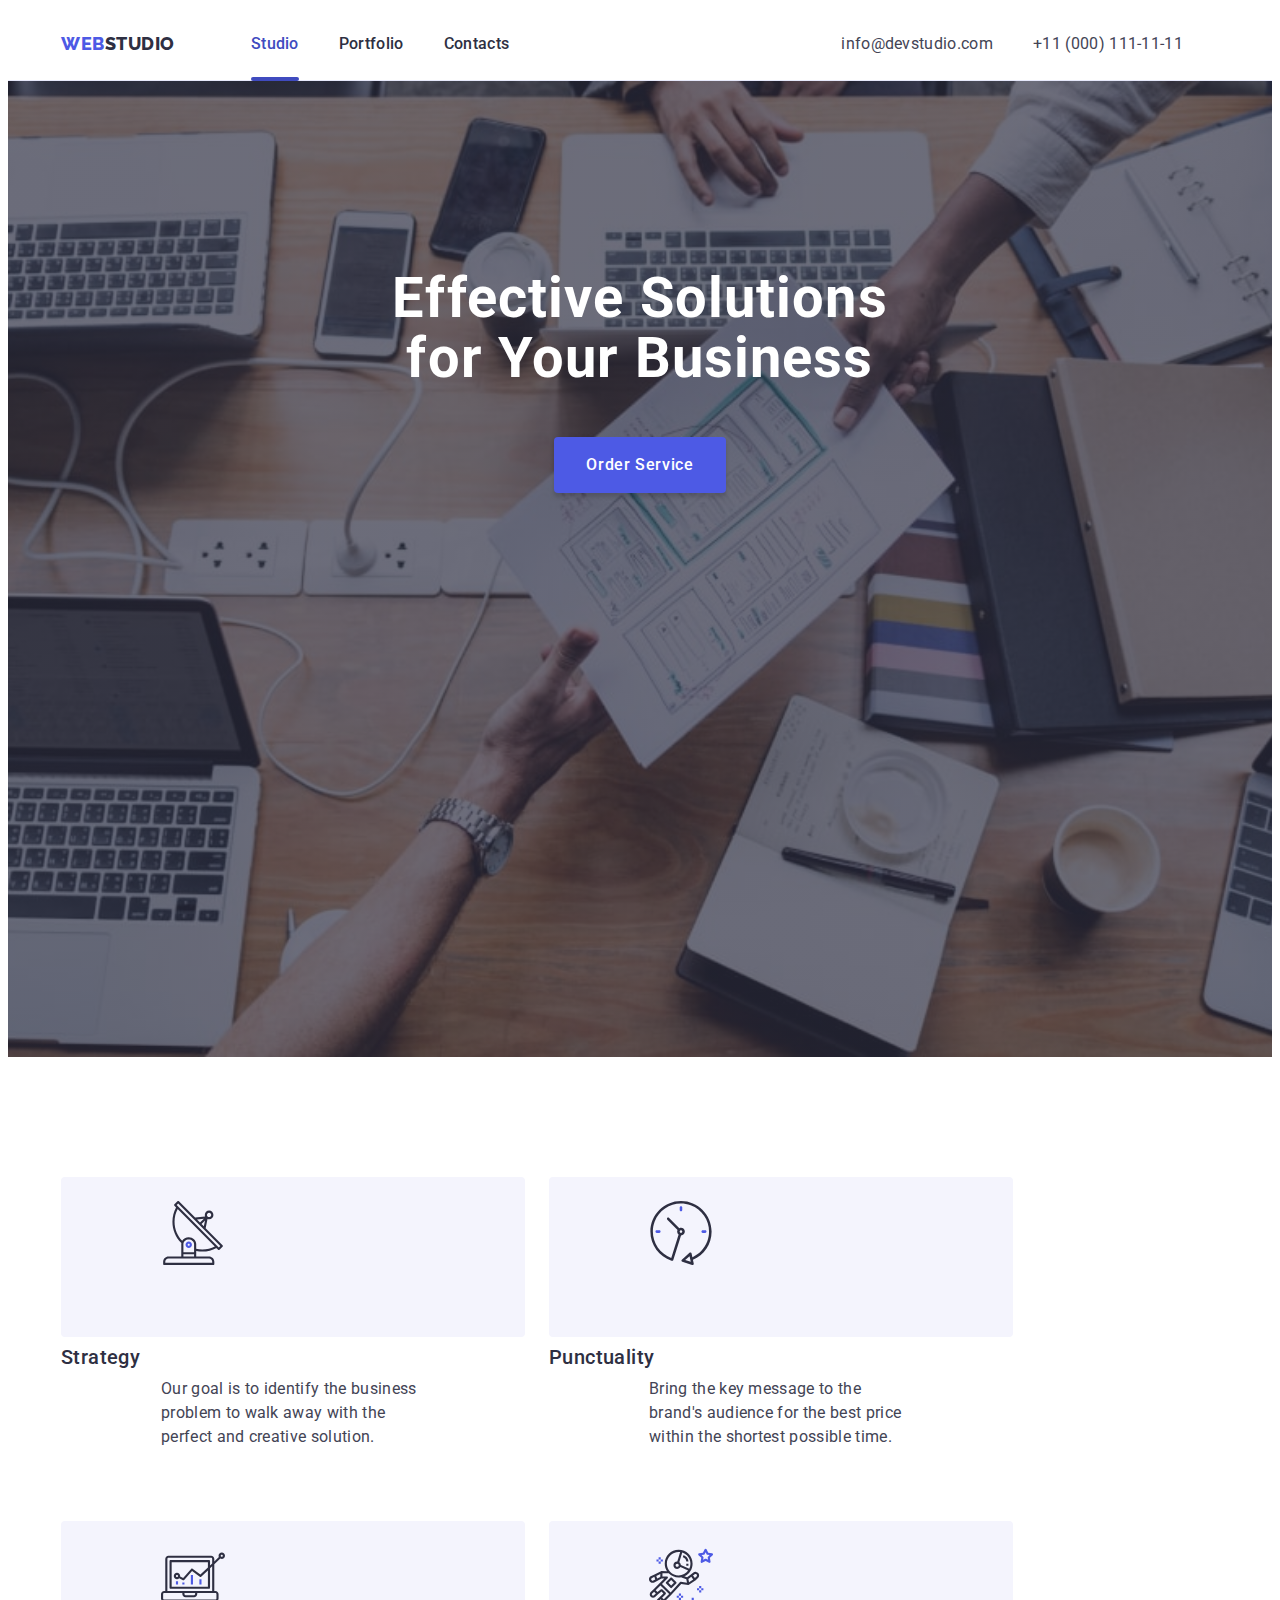
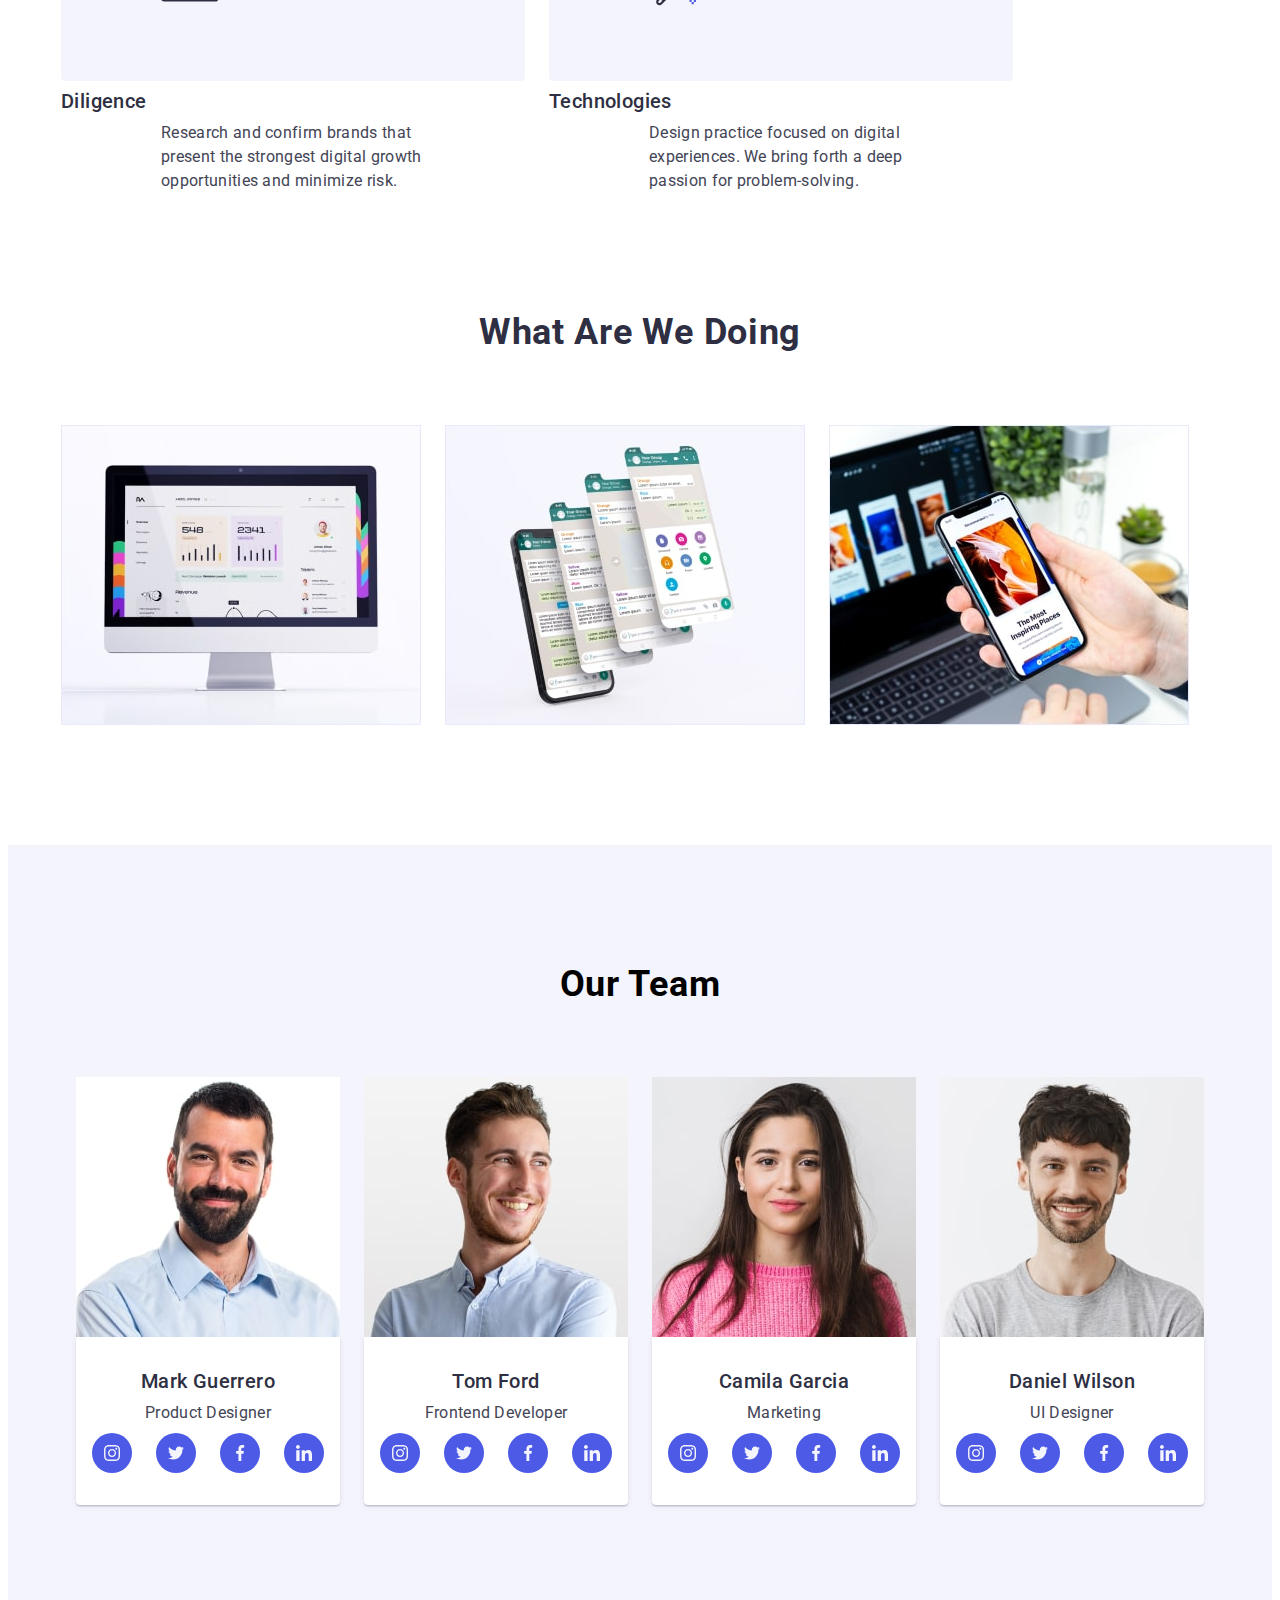
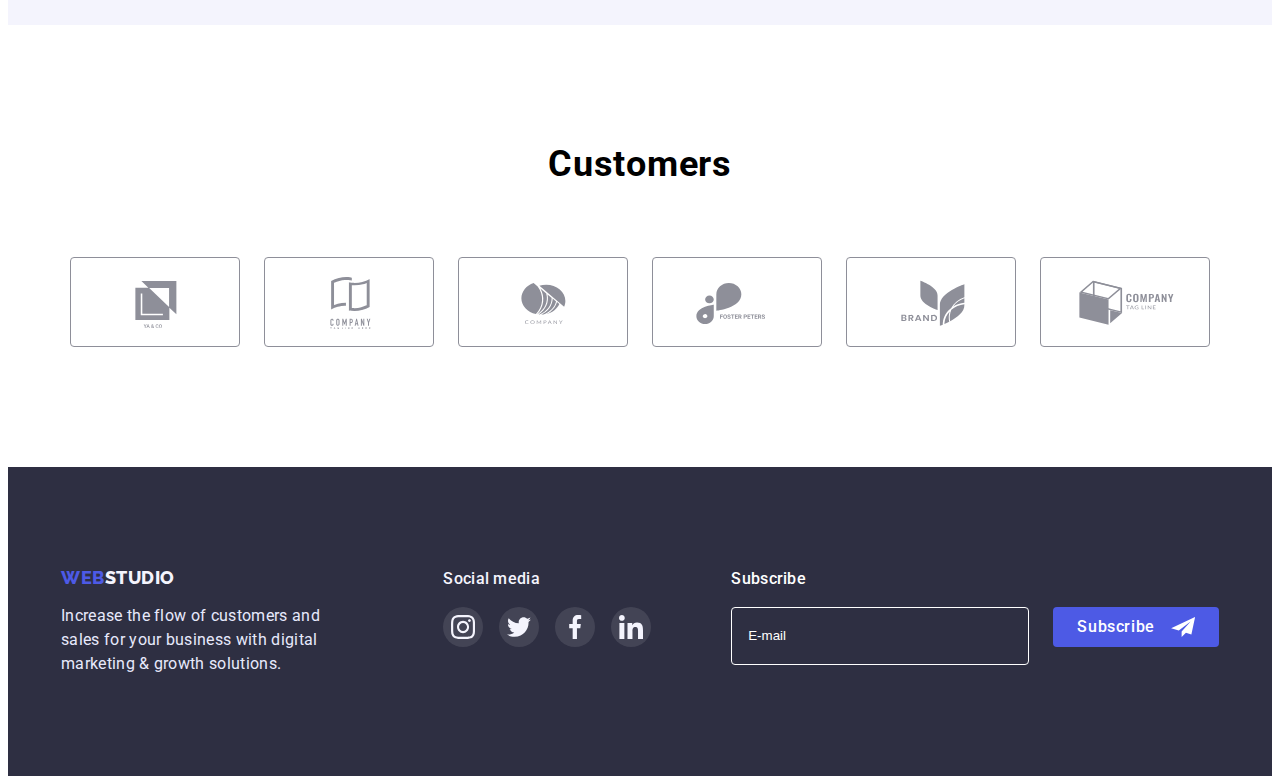
<file: index.html>
<!DOCTYPE html>
<html lang="en">
	<head>
		<meta charset="UTF-8" />
		<meta http-equiv="X-UA-Compatible" content="IE=edge" />
		<meta name="viewport" content="width=device-width, initial-scale=1.0" />
		<title>WebStudio</title>
		<link
			rel="stylesheet"
			href="https://cdnjs.cloudflare.com/ajax/libs/modern-normalize/1.1.0/modern-normalize.min.css"
			integrity="sha512-wpPYUAdjBVSE4KJnH1VR1HeZfpl1ub8YT/NKx4PuQ5NmX2tKuGu6U/JRp5y+Y8XG2tV+wKQpNHVUX03MfMFn9Q=="
			crossorigin="anonymous"
			referrerpolicy="no-referrer"
		/>
		<link rel="preconnect" href="https://fonts.googleapis.com" />
		<link rel="preconnect" href="https://fonts.gstatic.com" crossorigin />
		<link
			href="https://fonts.googleapis.com/css2?family=Raleway:wght@800&family=Roboto:wght@400;500;700&display=swap"
			rel="stylesheet"
		/>
		<link rel="stylesheet" href="./css/styles.css" />
		<link rel="stylesheet" href="./css/mobile.css" />
		<link rel="stylesheet" href="./css/tablet.css" />
		<link rel="stylesheet" href="./css/desktop.css" />
	</head>
	<body>
		<header class="header">
			<div class="container header-container">
				<a href="./index.html" class="header-logo link">Web<span>Studio</span></a>
				<button
					type="button"
					data-menu-open
					class="header-btn-mobail"
					aria-expanded="false"
					aria-controls="header-nav-wrap"
				>
					<svg class="hamburger-vector" width="30px" height="20px">
						<use href="./images/symbol-defs.svg#icon-hamburg"></use>
					</svg>
				</button>
				<div class="header-nav-wrap is-open" data-menu>
					<button type="button" data-menu-close class="heder-btn-modal-close">
						<svg class="modal-vector-close" width="8px" height="8px">
							<use href="./images/symbol-defs.svg#icon-Vector"></use>
						</svg>
					</button>
					<nav class="header-navigation">
						<ul class="header-list list">
							<li class="header-item"><a href="#" class="header-link link active">Studio</a></li>
							<li class="header-item"><a href="./portfolio.html" class="header-link link">Portfolio</a></li>
							<li class="header-item"><a href="#" class="header-link link">Contacts</a></li>
						</ul>
					</nav>
					<div class="header-mobail">
						<address class="header-address">
							<a href="mailto:info@devstudio.com" class="header-link-meil link">info@devstudio.com</a>
							<a href="tel:+110001111111" class="header-link-tel link">+11 (000) 111-11-11</a>
						</address>
						<ul class="heder-social-list list">
							<li class="team-social-item">
								<a href="#" class="taem-social-link link">
									<svg class="team-social-icon" width="16px" height="16px" ;>
										<use href="./images/symbol-defs.svg#icon-instagram"></use>
									</svg>
								</a>
							</li>
							<li class="team-social-item"
								><a href="#" class="taem-social-link link"
									><svg class="team-social-icon" width="16px" height="16px" ;>
										<use href="./images/symbol-defs.svg#icon-twitter"></use></svg></a
							></li>
							<li class="team-social-item"
								><a href="#" class="taem-social-link link"
									><svg class="team-social-icon" width="16px" height="16px" ;>
										<use href="./images/symbol-defs.svg#icon-facebook"></use></svg></a
							></li>
							<li class="team-social-item"
								><a href="#" class="taem-social-link link"
									><svg class="team-social-icon" width="16px" height="16px" ;>
										<use href="./images/symbol-defs.svg#icon-linkedin"></use></svg></a
							></li>
						</ul>
					</div>
				</div>
			</div>
		</header>
		<main>
			<!-- Hero section -->
			<section class="hero">
				<div class="container hero-container">
					<h1 class="hero-title">Effective Solutions for Your Business</h1>
					<button type="button" data-modal-open class="hero-btn btn">Order Service</button>
				</div>
			</section>
			<!-- /Hero section -->
			<!-- About-->
			<section class="about">
				<div class="container">
					<h2 class="visually-hidden">Our advantages</h2>
					<ul class="about-list list">
						<li>
							<div class="about-advantages">
								<svg class="about-advantages-icon" width="64px" height="64px" ;>
									<use href="./images/symbol-defs.svg#icon-antenna"></use>
								</svg>
							</div>
							<h3 class="about-title">Strategy</h3>
							<p class="about-text"
								>Our goal is to identify the business problem to walk away with the perfect and creative solution.</p
							>
						</li>

						<li>
							<div class="about-advantages">
								<svg class="about-advantages-icon" width="64px" height="64px" ;>
									<use href="./images/symbol-defs.svg#icon-clock"></use>
								</svg>
							</div>
							<h3 class="about-title">Punctuality</h3>
							<p class="about-text"
								>Bring the key message to the brand's audience for the best price within the shortest possible time.</p
							>
						</li>
						<li>
							<div class="about-advantages">
								<svg class="about-advantages-icon" width="64px" height="64px" ;>
									<use href="./images/symbol-defs.svg#icon-diagram"></use>
								</svg>
							</div>
							<h3 class="about-title">Diligence</h3>
							<p class="about-text"
								>Research and confirm brands that present the strongest digital growth opportunities and minimize
								risk.</p
							>
						</li>
						<li>
							<div class="about-advantages">
								<svg class="about-advantages-icon" width="64px" height="64px" ;>
									<use href="./images/symbol-defs.svg#icon-astronaut"></use>
								</svg>
							</div>
							<h3 class="about-title">Technologies</h3>
							<p class="about-text"
								>Design practice focused on digital experiences. We bring forth a deep passion for problem-solving.</p
							>
						</li>
					</ul>
				</div>
			</section>
			<!--/About -->
			<!-- Features -->
			<section class="features">
				<div class="container">
					<h2 class="features-title title">What are we doing</h2>
					<ul class="blok-features list">
						<li
							><img
								srcset="./images/img1.jpg 1x, ./images/img1-2x.jpg 2x"
								src="./images/img1.jpg"
								alt="What are we doing"
								width="360"
						/></li>
						<li
							><img
								srcset="./images/img2.jpg 1x, ./images/img2-2x.jpg 2x"
								src="./images/img2.jpg"
								alt="What are we doing"
								width="360"
						/></li>
						<li
							><img
								srcset="./images/img3.jpg 1x, ./images/img3-2x.jpg 2x"
								src="./images/img3.jpg"
								alt="What are we doing"
								width="360"
						/></li> </ul
				></div>
			</section>
			<!--/Features -->
			<!-- Team -->
			<section class="team">
				<div class="container">
					<h2 class="taem-title title">Our Team</h2>
					<ul class="blok-list list">
						<li class="team-item">
							<img
								srcset="./images/team-1.jpg 1x, ./images/team-1-2x.jpg 2x"
								src="./images/team-1.jpg"
								alt="Our Team"
								width="264"
								height="260"
							/>
							<div class="blok-team">
								<h3 class="team-subtitle subtitle">Mark Guerrero</h3>
								<p class="team-text">Product Designer</p>
								<ul class="team-social-list list">
									<li class="team-social-item">
										<a href="#" class="taem-social-link link">
											<svg class="team-social-icon" width="16px" height="16px" ;>
												<use href="./images/symbol-defs.svg#icon-instagram"></use>
											</svg>
										</a>
									</li>
									<li class="team-social-item"
										><a href="#" class="taem-social-link link"
											><svg class="team-social-icon" width="16px" height="16px" ;>
												<use href="./images/symbol-defs.svg#icon-twitter"></use></svg></a
									></li>
									<li class="team-social-item"
										><a href="#" class="taem-social-link link"
											><svg class="team-social-icon" width="16px" height="16px" ;>
												<use href="./images/symbol-defs.svg#icon-facebook"></use></svg></a
									></li>
									<li class="team-social-item"
										><a href="#" class="taem-social-link link"
											><svg class="team-social-icon" width="16px" height="16px" ;>
												<use href="./images/symbol-defs.svg#icon-linkedin"></use></svg></a
									></li>
								</ul>
							</div>
						</li>
						<li class="team-item">
							<img
								srcset="./images/team-2.jpg 1x, ./images/team-2-2x.jpg 2x"
								src="./images/team-2.jpg"
								alt="Our Team"
								width="264"
								height="260"
							/>
							<div class="blok-team">
								<h3 class="team-subtitle subtitle">Tom Ford</h3>
								<p class="team-text">Frontend Developer</p>
								<ul class="team-social-list list">
									<li class="team-social-item">
										<a href="#" class="taem-social-link link">
											<svg class="team-social-icon" width="16px" height="16px" ;>
												<use href="./images/symbol-defs.svg#icon-instagram"></use>
											</svg>
										</a>
									</li>
									<li class="team-social-item"
										><a href="#" class="taem-social-link link"
											><svg class="team-social-icon" width="16px" height="16px" ;>
												<use href="./images/symbol-defs.svg#icon-twitter"></use></svg></a
									></li>
									<li class="team-social-item"
										><a href="#" class="taem-social-link link"
											><svg class="team-social-icon" width="16px" height="16px" ;>
												<use href="./images/symbol-defs.svg#icon-facebook"></use></svg></a
									></li>
									<li class="team-social-item"
										><a href="#" class="taem-social-link link"
											><svg class="team-social-icon" width="16px" height="16px" ;>
												<use href="./images/symbol-defs.svg#icon-linkedin"></use></svg></a
									></li>
								</ul>
							</div>
						</li>
						<li class="team-item">
							<img
								srcset="./images/team-3.jpg 1x, ./images/team-3-2x.jpg 2x"
								src="./images/team-3.jpg"
								alt="Our Team"
								width="264"
								height="260"
							/>
							<div class="blok-team">
								<h3 class="team-subtitle subtitle">Camila Garcia</h3>
								<p class="team-text">Marketing</p>
								<ul class="team-social-list list">
									<li class="team-social-item">
										<a href="#" class="taem-social-link link">
											<svg class="team-social-icon" width="16px" height="16px" ;>
												<use href="./images/symbol-defs.svg#icon-instagram"></use>
											</svg>
										</a>
									</li>
									<li class="team-social-item"
										><a href="#" class="taem-social-link link"
											><svg class="team-social-icon" width="16px" height="16px" ;>
												<use href="./images/symbol-defs.svg#icon-twitter"></use></svg></a
									></li>
									<li class="team-social-item"
										><a href="#" class="taem-social-link link"
											><svg class="team-social-icon" width="16px" height="16px" ;>
												<use href="./images/symbol-defs.svg#icon-facebook"></use></svg></a
									></li>
									<li class="team-social-item"
										><a href="#" class="taem-social-link link"
											><svg class="team-social-icon" width="16px" height="16px" ;>
												<use href="./images/symbol-defs.svg#icon-linkedin"></use></svg></a
									></li>
								</ul>
							</div>
						</li>
						<li class="team-item">
							<img
								srcset="./images/team-4.jpg 1x, ./images/team-4-2x.jpg 2x"
								src="./images/team-4.jpg"
								alt="Our Team"
								width="264"
								height="260"
							/>
							<div class="blok-team">
								<h3 class="team-subtitle subtitle">Daniel Wilson</h3>
								<p class="team-text">UI Designer</p>
								<ul class="team-social-list list">
									<li class="team-social-item">
										<a href="#" class="taem-social-link link">
											<svg class="team-social-icon" width="16px" height="16px" ;>
												<use href="./images/symbol-defs.svg#icon-instagram"></use>
											</svg>
										</a>
									</li>
									<li class="team-social-item"
										><a href="#" class="taem-social-link link"
											><svg class="team-social-icon" width="16px" height="16px" ;>
												<use href="./images/symbol-defs.svg#icon-twitter"></use></svg></a
									></li>
									<li class="team-social-item"
										><a href="#" class="taem-social-link link"
											><svg class="team-social-icon" width="16px" height="16px" ;>
												<use href="./images/symbol-defs.svg#icon-facebook"></use></svg></a
									></li>
									<li class="team-social-item"
										><a href="#" class="taem-social-link link"
											><svg class="team-social-icon" width="16px" height="16px" ;>
												<use href="./images/symbol-defs.svg#icon-linkedin"></use></svg></a
									></li>
								</ul>
							</div>
						</li>
					</ul>
				</div>
			</section>
			<!--/Team-->
			<!-- Customers -->
			<section class="customers">
				<div class="container">
					<h2 class="customers-title title">Customers</h2>
					<ul class="customers-list list">
						<li>
							<div class="customers-logo item">
								<a href="#" class="customers-logo-link link"
									><svg class="customers-logo-icon link" width="104px" height="56px">
										<use href="./images/symbol-defs.svg#icon-Logo-1"></use>
									</svg>
								</a>
							</div>
						</li>
						<li>
							<div class="customers-logo item">
								<a href="#" class="customers-logo-link link"
									><svg class="customers-logo-icon link" width="104px" height="56px">
										<use href="./images/symbol-defs.svg#icon-Logo-2"></use>
									</svg>
								</a>
							</div>
						</li>
						<li>
							<div class="customers-logo item">
								<a href="#" class="customers-logo-link link"
									><svg class="customers-logo-icon link" width="104px" height="56px">
										<use href="./images/symbol-defs.svg#icon-Logo-3"></use>
									</svg>
								</a>
							</div>
						</li>
						<li>
							<div class="customers-logo item">
								<a href="#" class="customers-logo-link link"
									><svg class="customers-logo-icon link" width="104px" height="56px">
										<use href="./images/symbol-defs.svg#icon-Logo-4"></use>
									</svg>
								</a>
							</div>
						</li>
						<li>
							<div class="customers-logo item">
								<a href="#" class="customers-logo-link link"
									><svg class="customers-logo-icon link" width="104px" height="56px">
										<use href="./images/symbol-defs.svg#icon-Logo-5"></use>
									</svg>
								</a>
							</div>
						</li>
						<li>
							<div class="customers-logo item">
								<a href="#" class="customers-logo-link link"
									><svg class="customers-logo-icon link" width="104px" height="56px">
										<use href="./images/symbol-defs.svg#icon-Logo-6"></use>
									</svg>
								</a>
							</div>
						</li>
					</ul>
				</div>
			</section>
			<!--/Customers -->
		</main>
		<!--Footer-->
		<footer class="footer">
			<div class="container footrer-blok">
				<div class="footer-item">
					<a href="./index.html" class="footer-logo link">Web<span>Studio</span></a>
					<p class="footer-text"
						>Increase the flow of customers and sales for your business with digital marketing & growth solutions.</p
					></div
				>
				<div class="footer-social">
					<h3 class="footer-media">Social media</h3>
					<ul class="footer-social-list list">
						<li class="footer-social-item">
							<a href="#" class="footer-social-link link">
								<svg class="footer-social-icon" width="24px" height="24px" ;>
									<use href="./images/symbol-defs.svg#icon-instagram"></use>
								</svg>
							</a>
						</li>
						<li class="footer-social-item">
							<a href="#" class="footer-social-link link">
								<svg class="footer-social-icon" width="24px" height="24px" ;>
									<use href="./images/symbol-defs.svg#icon-twitter"></use>
								</svg>
							</a>
						</li>
						<li class="footer-social-item">
							<a href="#" class="footer-social-link link">
								<svg class="footer-social-icon" width="24px" height="24px" ;>
									<use href="./images/symbol-defs.svg#icon-facebook"></use>
								</svg>
							</a>
						</li>
						<li class="footer-social-item">
							<a href="#" class="footer-social-link link">
								<svg class="footer-social-icon" width="24px" height="24px" ;>
									<use href="./images/symbol-defs.svg#icon-linkedin"></use>
								</svg>
							</a>
						</li>
					</ul>
				</div>
				<div class="footer-telegram">
					<h3 class="footer-form">Subscribe</h3>
					<form class="footer-email-form">
						<label for="E-mail" class="label-form-email">
							<div class="footer-email">
								<input type="email" class="input-form-email" id="E-mail" name="email" placeholder="E-mail" required />
								<button type="submit" class="footer-btn btn">
									Subscribe
									<svg class="email-vector" width="24px" height="20px">
										<use href="./images/symbol-defs.svg#icon-icon-send"></use>
									</svg>
								</button>
							</div>
						</label>
					</form>
				</div>
			</div>
		</footer>
		<!--/Footer-->
		<!-- Mobal -->
		<div class="backdrop is-hidden" data-modal>
			<div class="modal">
				<button type="button" data-modal-close class="modal-close">
					<svg class="modal-vector" width="8px" height="8px">
						<use href="./images/symbol-defs.svg#icon-Vector"></use>
					</svg>
				</button>
				<h3 class="mobal-title">Leave your contacts and we will call you back</h3>
				<form class="mobal-form form">
					<div class="form-group">
						<label class="label-form">
							<span>Name</span>
							<div class="form-control">
								<input type="text" class="input-form" name="name" required maxlength="30" />
								<svg class="form-icon" width="12px" height="12px">
									<use href="./images/symbol-defs.svg#icon-Name"></use>
								</svg>
							</div>
						</label>
					</div>
					<div class="form-group">
						<label class="label-form"
							><span>Phone</span>
							<div class="form-control">
								<input
									type="phone"
									class="input-form"
									name="phone"
									required
									pat`tern="^\+[0-9]{3}\s\((\d+)\) \d{3}-\d{2}-\d{2}"
								/>
								<svg class="form-icon" width="13px" height="13px">
									<use href="./images/symbol-defs.svg#icon-Phone"></use>
								</svg>
							</div>
						</label>
					</div>
					<div class="form-group">
						<label class="label-form"
							><span>Email</span>
							<div class="form-control">
								<input type="email" class="input-form" name="email" required />
								<svg class="form-icon" width="15px" height="12px">
									<use href="./images/symbol-defs.svg#icon-Email"></use>
								</svg>
							</div>
						</label>
					</div>
					<div class="form-group">
						<label class="label-form"><span>Comment</span></label>
						<textarea name="message" class="form-textarea" placeholder="Text input"></textarea>
					</div>
					<div class="form-group">
						<input type="checkbox" class="form-checkbox visually-hidden" id="policy" name="policy" />
						<label for="policy" class="form-label-checkbox">
							<span>
								<svg class="form-checkbox-icon" wibth="10px" height="8px">
									<use href="./images/symbol-defs.svg#icon-check"></use>
								</svg>
							</span>
							I accept the terms and conditions of the<a class="form-label-item" href="#">Privacy Policy</a>
						</label>
					</div>
					<button type="submit" class="form-btn btn">Send</button>
				</form>
			</div>
		</div>
		<!-- /Mobal -->
		<script src="./js/modal.js"></script>
		<script src="./js/mobile-menu.js"></script>
	</body>
</html>
</file>
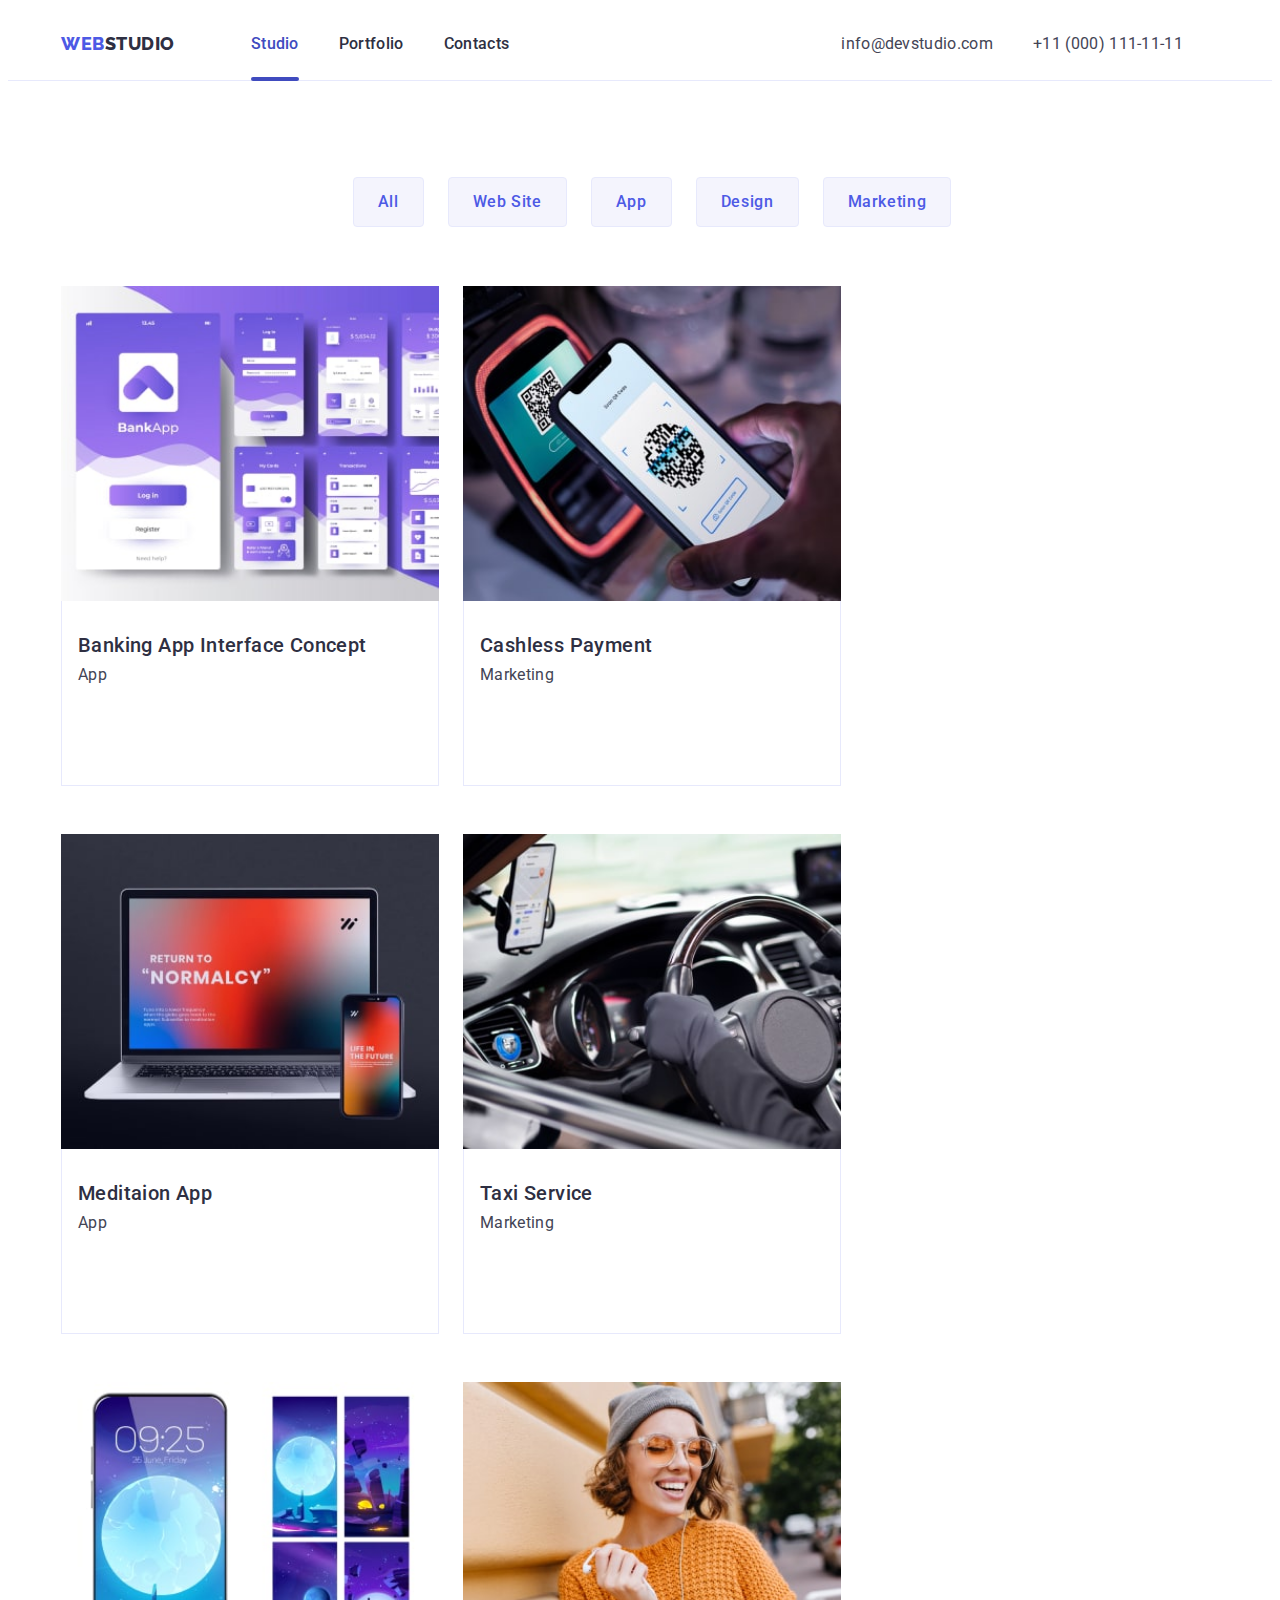
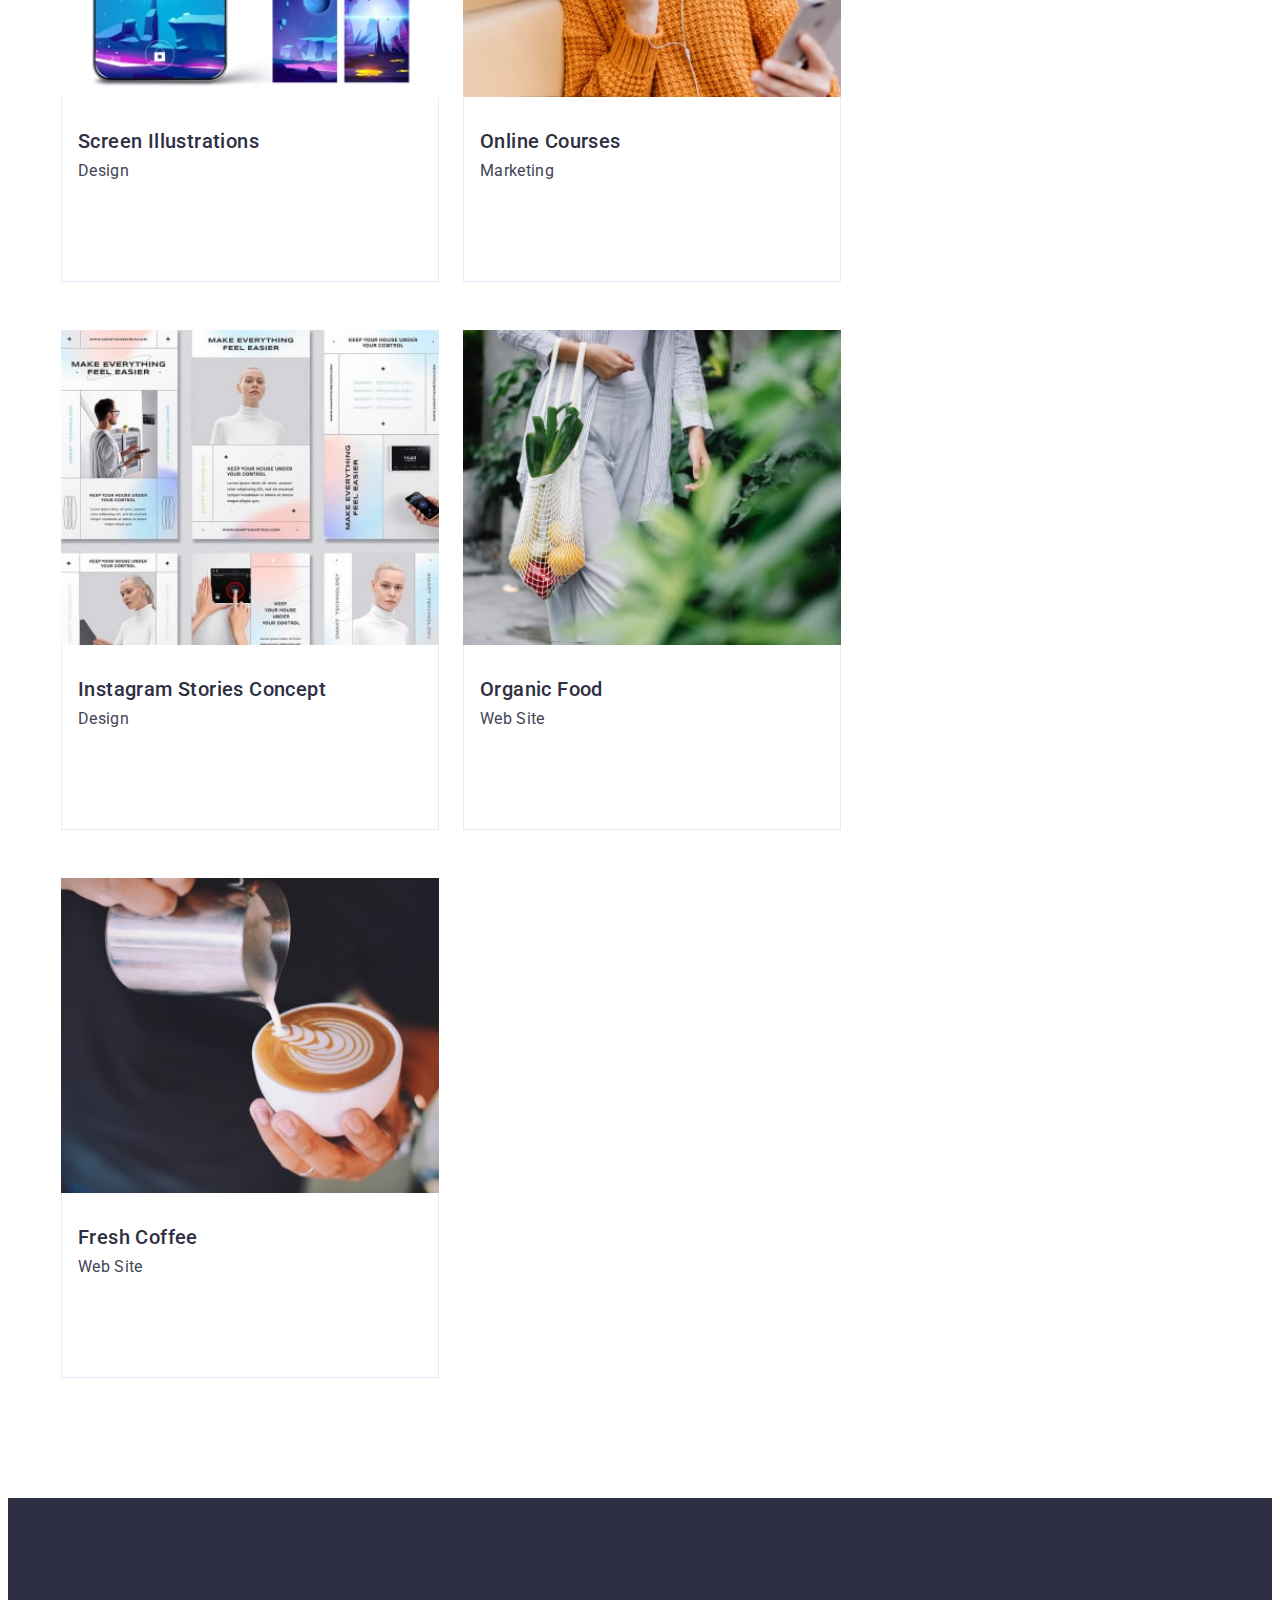
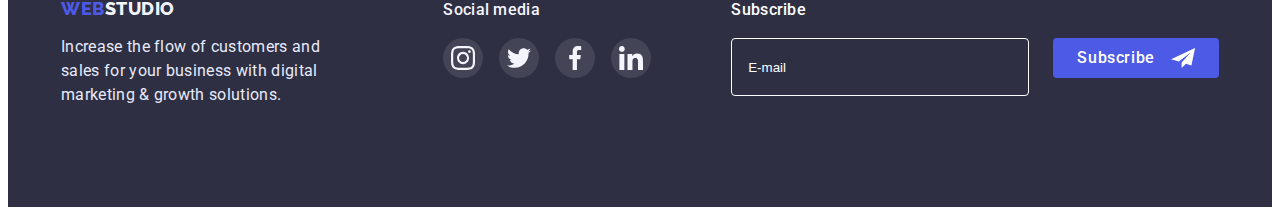
<file: portfolio.html>
<!DOCTYPE html>
<html lang="en">
	<head>
		<meta charset="UTF-8" />
		<meta http-equiv="X-UA-Compatible" content="IE=edge" />
		<meta name="viewport" content="width=device-width, initial-scale=1.0" />
		<title>WebStudio</title>
		<link
			rel="stylesheet"
			href="https://cdnjs.cloudflare.com/ajax/libs/modern-normalize/1.1.0/modern-normalize.min.css"
			integrity="sha512-wpPYUAdjBVSE4KJnH1VR1HeZfpl1ub8YT/NKx4PuQ5NmX2tKuGu6U/JRp5y+Y8XG2tV+wKQpNHVUX03MfMFn9Q=="
			crossorigin="anonymous"
			referrerpolicy="no-referrer"
		/>
		<link rel="preconnect" href="https://fonts.googleapis.com" />
		<link rel="preconnect" href="https://fonts.gstatic.com" crossorigin />
		<link
			href="https://fonts.googleapis.com/css2?family=Raleway:wght@800&family=Roboto:wght@400;500;700&display=swap"
			rel="stylesheet"
		/>
		<link rel="stylesheet" href="./css/styles.css" />
		<link rel="stylesheet" href="./css/mobile.css" />
		<link rel="stylesheet" href="./css/tablet.css" />
		<link rel="stylesheet" href="./css/desktop.css" />
	</head>
	<body>
		<header class="header">
			<div class="container header-container">
				<a href="./index.html" class="header-logo link">Web<span>Studio</span></a>
				<button
					type="button"
					data-menu-open
					class="header-btn-mobail"
					aria-expanded="false"
					aria-controls="header-nav-wrap"
				>
					<svg class="hamburger-vector" width="30px" height="20px">
						<use href="./images/symbol-defs.svg#icon-hamburg"></use>
					</svg>
				</button>
				<div class="header-nav-wrap is-open" data-menu>
					<button type="button" data-menu-close class="heder-btn-modal-close">
						<svg class="modal-vector-close" width="8px" height="8px">
							<use href="./images/symbol-defs.svg#icon-Vector"></use>
						</svg>
					</button>
					<nav class="header-navigation">
						<ul class="header-list list">
							<li class="header-item"><a href="./index.html" class="header-link link active">Studio</a></li>
							<li class="header-item"><a href="#" class="header-link link">Portfolio</a></li>
							<li class="header-item"><a href="#" class="header-link link">Contacts</a></li>
						</ul>
					</nav>
					<address class="header-address">
						<a href="mailto:info@devstudio.com" class="header-link-meil link">info@devstudio.com</a>
						<a href="tel:+110001111111" class="header-link-tel link">+11 (000) 111-11-11</a>
					</address>
					<ul class="heder-social-list list">
						<li class="team-social-item">
							<a href="#" class="taem-social-link link">
								<svg class="team-social-icon" width="16px" height="16px" ;>
									<use href="./images/symbol-defs.svg#icon-instagram"></use>
								</svg>
							</a>
						</li>
						<li class="team-social-item"
							><a href="#" class="taem-social-link link"
								><svg class="team-social-icon" width="16px" height="16px" ;>
									<use href="./images/symbol-defs.svg#icon-twitter"></use></svg></a
						></li>
						<li class="team-social-item"
							><a href="#" class="taem-social-link link"
								><svg class="team-social-icon" width="16px" height="16px" ;>
									<use href="./images/symbol-defs.svg#icon-facebook"></use></svg></a
						></li>
						<li class="team-social-item"
							><a href="#" class="taem-social-link link"
								><svg class="team-social-icon" width="16px" height="16px" ;>
									<use href="./images/symbol-defs.svg#icon-linkedin"></use></svg></a
						></li>
					</ul>
				</div>
			</div>
		</header>
		<main>
			<!-- Filter -->
			<section class="filter">
				<div class="container"
					><ul class="filter-list list">
						<li><h1 class="visually-hidden">Filter</h1></li>
						<li><button type="button" class="filter-btn btn">All</button></li>
						<li><button type="button" class="filter-btn btn">Web Site</button></li>
						<li><button type="button" class="filter-btn btn">App</button></li>
						<li><button type="button" class="filter-btn btn">Design</button></li>
						<li><button type="button" class="filter-btn btn">Marketing</button></li>
					</ul>
					<ul class="filter-list-blok list">
						<li>
							<a href="#" class="filter-link link">
								<div class="filter-top-wrap">
									<img src="./images/portfolio1.jpg" alt="portfolio" width="360" height="300" />
									<p class="filter-item-text-overlay"
										>14 Stylish and User-Friendly App Design Concepts · Task Manager App · Calorie Tracker App · Exotic
										Fruit Ecommerce App · Cloud Storage App</p
									>
								</div>
								<div class="blok-filter">
									<h2 class="filter-subtitle subtitle">Banking App Interface Concept</h2>
									<p class="filter-text">App</p>
								</div>
							</a>
						</li>
						<li>
							<a href="#" class="filter-link link">
								<div class="filter-top-wrap">
									<img src="./images/portfolio2.jpg" alt="portfolio" width="360" height="300" />
									<p class="filter-item-text-overlay"
										>14 Stylish and User-Friendly App Design Concepts · Task Manager App · Calorie Tracker App · Exotic
										Fruit Ecommerce App · Cloud Storage App</p
									>
								</div>
								<div class="blok-filter">
									<h2 class="filter-subtitle subtitle">Cashless Payment</h2>
									<p class="filter-text">Marketing</p>
								</div>
							</a>
						</li>
						<li>
							<a href="#" class="filter-link link">
								<div class="filter-top-wrap">
									<img src="./images/portfolio3.jpg" alt="portfolio" width="360" height="300" />
									<p class="filter-item-text-overlay"
										>14 Stylish and User-Friendly App Design Concepts · Task Manager App · Calorie Tracker App · Exotic
										Fruit Ecommerce App · Cloud Storage App</p
									>
								</div>
								<div class="blok-filter">
									<h2 class="filter-subtitle subtitle">Meditaion App</h2>
									<p class="filter-text">App</p>
								</div>
							</a>
						</li>
						<li>
							<a href="#" class="filter-link link">
								<div class="filter-top-wrap">
									<img src="./images/portfolio4.jpg" alt="portfolio" width="360" height="300" />
									<p class="filter-item-text-overlay"
										>14 Stylish and User-Friendly App Design Concepts · Task Manager App · Calorie Tracker App · Exotic
										Fruit Ecommerce App · Cloud Storage App</p
									>
								</div>
								<div class="blok-filter">
									<h2 class="filter-subtitle subtitle">Taxi Service</h2>
									<p class="filter-text">Marketing</p>
								</div>
							</a>
						</li>
						<li>
							<a href="#" class="filter-link link">
								<div class="filter-top-wrap">
									<img src="./images/portfolio5.jpg" alt="portfolio" width="360" height="300" />
									<p class="filter-item-text-overlay"
										>14 Stylish and User-Friendly App Design Concepts · Task Manager App · Calorie Tracker App · Exotic
										Fruit Ecommerce App · Cloud Storage App</p
									>
								</div>
								<div class="blok-filter">
									<h2 class="filter-subtitle subtitle">Screen Illustrations</h2>
									<p class="filter-text">Design</p>
								</div>
							</a>
						</li>
						<li>
							<a href="#" class="filter-link link">
								<div class="filter-top-wrap">
									<img src="./images/portfolio6.jpg" alt="portfolio" width="360" height="300" />
									<p class="filter-item-text-overlay"
										>14 Stylish and User-Friendly App Design Concepts · Task Manager App · Calorie Tracker App · Exotic
										Fruit Ecommerce App · Cloud Storage App</p
									>
								</div>
								<div class="blok-filter">
									<h2 class="filter-subtitle subtitle">Online Courses</h2>
									<p class="filter-text">Marketing</p>
								</div>
							</a>
						</li>
						<li>
							<a href="#" class="filter-link link">
								<div class="filter-top-wrap">
									<img src="./images/portfolio7.jpg" alt="portfolio" width="360" height="300" />
									<p class="filter-item-text-overlay"
										>14 Stylish and User-Friendly App Design Concepts · Task Manager App · Calorie Tracker App · Exotic
										Fruit Ecommerce App · Cloud Storage App</p
									>
								</div>
								<div class="blok-filter">
									<h2 class="filter-subtitle subtitle">Instagram Stories Concept</h2>
									<p class="filter-text">Design</p>
								</div>
							</a>
						</li>
						<li>
							<a href="#" class="filter-link link">
								<div class="filter-top-wrap">
									<img src="./images/portfolio8.jpg" alt="portfolio" width="360" height="300" />
									<p class="filter-item-text-overlay"
										>14 Stylish and User-Friendly App Design Concepts · Task Manager App · Calorie Tracker App · Exotic
										Fruit Ecommerce App · Cloud Storage App</p
									>
								</div>
								<div class="blok-filter">
									<h2 class="filter-subtitle subtitle">Organic Food</h2>
									<p class="filter-text">Web Site</p>
								</div>
							</a>
						</li>
						<li>
							<a href="#" class="filter-link link">
								<div class="filter-top-wrap">
									<img src="./images/portfolio9.jpg" alt="portfolio" width="360" height="300" />
									<p class="filter-item-text-overlay"
										>14 Stylish and User-Friendly App Design Concepts · Task Manager App · Calorie Tracker App · Exotic
										Fruit Ecommerce App · Cloud Storage App</p
									>
								</div>
								<div class="blok-filter">
									<h2 class="filter-subtitle subtitle">Fresh Coffee</h2>
									<p class="filter-text">Web Site</p>
								</div>
							</a>
						</li>
					</ul>
				</div>
			</section>
			<!--/Filter -->
		</main>
		<!--Footer-->
		<footer class="footer">
			<div class="container footrer-blok">
				<div class="footer-item">
					<a href="./index.html" class="footer-logo link">Web<span>Studio</span></a>
					<p class="footer-text"
						>Increase the flow of customers and sales for your business with digital marketing & growth solutions.</p
					></div
				>
				<div class="footer-social">
					<h3 class="footer-media">Social media</h3>
					<ul class="footer-social-list list">
						<li class="footer-social-item">
							<a href="#" class="footer-social-link link">
								<svg class="footer-social-icon" width="24px" height="24px" ;>
									<use href="./images/symbol-defs.svg#icon-instagram"></use>
								</svg>
							</a>
						</li>
						<li class="footer-social-item">
							<a href="#" class="footer-social-link link">
								<svg class="footer-social-icon" width="24px" height="24px" ;>
									<use href="./images/symbol-defs.svg#icon-twitter"></use>
								</svg>
							</a>
						</li>
						<li class="footer-social-item">
							<a href="#" class="footer-social-link link">
								<svg class="footer-social-icon" width="24px" height="24px" ;>
									<use href="./images/symbol-defs.svg#icon-facebook"></use>
								</svg>
							</a>
						</li>
						<li class="footer-social-item">
							<a href="#" class="footer-social-link link">
								<svg class="footer-social-icon" width="24px" height="24px" ;>
									<use href="./images/symbol-defs.svg#icon-linkedin"></use>
								</svg>
							</a>
						</li>
					</ul>
				</div>
				<div class="footer-telegram">
					<h3 class="footer-form">Subscribe</h3>
					<form class="footer-email-form">
						<label for="E-mail" class="label-form-email">
							<div class="footer-email">
								<input type="email" class="input-form-email" id="E-mail" name="email" placeholder="E-mail" required />
								<button type="submit" class="footer-btn btn">
									Subscribe
									<svg class="email-vector" width="24px" height="20px">
										<use href="./images/symbol-defs.svg#icon-icon-send"></use>
									</svg>
								</button>
							</div>
						</label>
					</form>
				</div>
			</div>
		</footer>
		<!--/Footer-->
		<script src="./js/modal.js"></script>
		<script src="./js/mobile-menu.js"></script>
	</body>
</html>
</file>
<file: css/styles.css>
:root {
	--main-titel-color: #fff;
	--secondary-title-color: #2e2f42;
	--logo-color: #4d5ae5;
	--secondary-logo-color: #2e2f42;
	--secondary-logo-footer-color: #f4f4fd;
	--accent-color: ;
	--seconbary-font: "Raleway", sans-serif;
	--basic-margin: 24px;
	--basic-cubic: cubic-bezier(0.4, 0, 0.2, 1);
}
h1,
h2,
h3,
h4,
h5,
h6,
p {
	margin: 0;
}
ul {
	margin: 0;
	padding: 0;
}
img {
	display: block;
	width: 100%;
	height: auto;
}
body {
	font-family: "Roboto", sans-serif;
	background-color: #ffffff;
}
.container {
	width: 100%;
	padding-left: 15px;
	padding-right: 15px;
	margin-left: auto;
	margin-right: auto;
}
.list {
	list-style: none;
}
.link {
	text-decoration: none;
	transition: color 250ms var(--basic-cubic), background 250ms var(--basic-cubic);
}
.btn {
	font-family: inherit;
	font-weight: 500;
	font-size: 16px;
	line-height: 1.5;
	letter-spacing: 0.04em;
	cursor: pointer;
	transition: color 250ms var(--basic-cubic), background 250ms var(--basic-cubic);
}
.title {
	font-size: 36px;
	line-height: 1.11;
	letter-spacing: 0.02em;
	text-transform: capitalize;
}
.subtitle {
	font-weight: 500;
	font-size: 20px;
	line-height: 1.2;
	letter-spacing: 0.02em;
}
.visually-hidden {
	position: absolute;
	width: 1px;
	height: 1px;
	margin: -1px;
	border: 0;
	padding: 0;
	white-space: nowrap;
	clip-path: inset(100%);
	clip: rect(0 0 0 0);
	overflow: hidden;
}
/* ---------------------Header--------------------- */
.header {
	margin: 0 auto;
	border-bottom: 1px solid #e7e9fc;
}
.header-container {
	display: flex;
	align-items: center;
}
.header-nav-wrap.is-open {
	transform: translateX(100%);
}
.header-navigation {
	display: flex;
	align-items: center;
}
.header-list {
	display: grid;
	row-gap: 40px;
}
.header-logo {
	font-family: var(--seconbary-font);
	font-weight: 800;
	font-size: 18px;
	line-height: 1.33;
	letter-spacing: 0.03em;
	text-transform: uppercase;
	color: var(--logo-color);
}
.header-logo span {
	color: var(--secondary-logo-color);
}
.header-nav-wrap {
	display: flex;
	flex-direction: column;
	background-color: #ffffff;
	max-width: 480px;
	width: 100%;
	height: 100vh;
	position: fixed;
	right: 0;
	top: 0;
	transition: transform 250ms var(--basic-cubic);
}
.header-mobail {
	margin-top: auto;
	margin-bottom: 40px;
}
.header-link {
	display: flex;
	font-weight: 700;
	font-size: 36px;
	line-height: 1.11;
	letter-spacing: 0.02em;
	color: #2e2f42;
	margin-left: 40px;
}
.header-link.active {
	color: #404bbf;
}
.header-link:hover,
:focus {
	color: #404bbf;
}
.header-address {
	display: flex;
	flex-wrap: wrap;
	margin-left: auto;
}
.header-link-meil {
	font-style: normal;
	font-weight: 500;
	font-size: 20px;
	line-height: 1.2;
	letter-spacing: 0.02em;
	color: #434455;
	margin-left: 40px;
	order: 1;
}
.header-link-meil:hover,
.header-link-meil:focus {
	color: #404bbf;
}
.header-link-tel {
	font-style: normal;
	font-weight: 700;
	font-size: 26px;
	line-height: 1.11;
	letter-spacing: 0.02em;
	color: #434455;
	margin-bottom: 40px;
	margin-left: 40px;
}
.header-link-tel:hover,
.header-link-tel:focus {
	color: #404bbf;
}
.header-btn-mobail {
	margin: 24px 16px 24px;
	margin-left: auto;
	border: none;
	background-color: transparent;
}
.heder-btn-modal-close {
	display: flex;
	width: 24px;
	height: 24px;
	border-radius: 50%;
	justify-content: center;
	align-items: center;
	background: #e7e9fc;
	border: 1px solid #2e2f42;
	padding: 0;
	margin-top: 24px;
	margin-left: auto;
	margin-bottom: 32px;
	margin-right: 24px;
}
.heder-btn-modal-close:is(:hover, :focus) {
	background: #404bbf;
	fill: #ffffff;
}
.heder-social-list {
	display: flex;
	padding-left: 40px;
	gap: 26px;
	margin-top: 48px;
}

/* ---------------------Hero--------------------- */
.hero {
	/* display: inline-flex; */
	height: 432px;
	margin: 0 auto;
	padding: 112px 0;
	background: rgba(46, 47, 66, 0.7);
	background-image: linear-gradient(rgba(46, 47, 66, 0.7), rgba(46, 47, 66, 0.7)), url(../images/hero-mob.jpg);
	background-repeat: no-repeat;
	background-position: center;
	background-size: cover;
}
@media screen and (min-device-pixel-ratio: 2), (min-resolution: 192dpi), (min-resolution: 2dppx) {
	.hero {
		background-image: linear-gradient(rgba(46, 47, 66, 0.7), rgba(46, 47, 66, 0.7)), url(../images/hero-mob-2x.jpg);
	}
}
.hero-container {
	padding-right: 0;
	padding-left: 0;
}
.hero-title {
	width: 290px;
	font-size: 30px;
	line-height: 1.11;
	letter-spacing: 0.02em;
	color: var(--main-titel-color);
	text-align: center;
	margin-right: auto;
	margin-left: auto;
	margin-bottom: 72px;
}
.hero-btn {
	display: flex;
	margin: 0 auto;
	background: #4d5ae5;
	color: #ffffff;
	box-shadow: 0px 4px 4px rgba(0, 0, 0, 0.15);
	border-radius: 4px;
	padding: 16px 32px;
	border: none;
}
.hero-btn:hover,
.hero-btn:focus {
	background: #404bbf;
}

/* ---------------------About--------------------- */
.about {
	padding: 96px 0;
}
.about-list {
	display: flex;
	flex-direction: column;
	flex-wrap: wrap;
	column-gap: var(--basic-margin);
	row-gap: 72px;
}
.about-advantages {
	width: 264px;
	height: 112px;
	background: #f4f4fd;
	border-radius: 4px;
	padding: 24px 100px;
}
.about-title {
	text-align: center;
	font-weight: 700;
	font-size: 36px;
	line-height: 1.11;
	letter-spacing: 0.02em;
	color: var(--secondary-title-color);
	margin-bottom: 8px;
}
.about-text {
	width: 290px;
	font-weight: 500;
	font-size: 12px;
	line-height: 1.5;
	letter-spacing: 0.02em;
	color: #434455;
	margin-right: auto;
	margin-left: auto;
}

/* ---------------------Features--------------------- */
.features {
	padding-bottom: 120px;
}
.features-title {
	text-align: center;
	color: var(--secondary-title-color);
	margin-bottom: 72px;
}
.blok-features {
	display: flex;
	gap: var(--basic-margin);
}

/* ---------------------Team ---------------------*/
.team {
	margin: 0 auto;
	padding-top: 96px;
	padding-bottom: 96px;
	background: #f4f4fd;
}
.taem-title {
	text-align: center;
	margin-bottom: 72px;
}
.blok-list {
	display: flex;
	flex-wrap: wrap;
	row-gap: 72px;
	column-gap: var(--basic-margin);
	justify-content: center;
	align-items: center;
}
.blok-team {
	background: #ffffff;
	box-shadow: 0px 1px 6px rgba(46, 47, 66, 0.08), 0px 1px 1px rgba(46, 47, 66, 0.16), 0px 2px 1px rgba(46, 47, 66, 0.08);
	border-radius: 0px 0px 4px 4px;
	padding: 32px 0 32px;
}
.team-subtitle {
	text-align: center;
	color: var(--secondary-title-color);
}
.team-text {
	font-weight: 400;
	font-size: 16px;
	line-height: 1.5;
	text-align: center;
	color: #434455;
	letter-spacing: 0.02em;
	margin: 8px 0 8px;
}
.team-social-list {
	display: flex;
	justify-content: center;
	gap: 24px;
}
.team-social-item {
	width: 40px;
	height: 40px;
}
.taem-social-link {
	display: flex;
	justify-content: center;
	align-items: center;
	width: 100%;
	height: 100%;
	border-radius: 50%;
	background-color: #4d5ae5;
	color: #fff;
}
.taem-social-link:is(:hover, :focus) {
	background-color: #404bbf;
}

/* ---------------------Customers--------------------- */
.customers {
	padding-top: 96px;
	padding-bottom: 96px;
}
.customers-title {
	text-align: center;
	margin-bottom: 72px;
}
.customers-list {
	display: flex;
	flex-wrap: wrap;
	column-gap: 16px;
	row-gap: 72px;
	justify-content: center;
	align-items: center;
}
.customers-logo-link {
	display: flex;
	justify-content: center;
	align-items: center;
	width: 120px;
	height: 68px;
	border: 1px solid #8e8f99;
	border-radius: 4px;
	color: #404bbf;
	transition-property: color;
	transition-duration: 250ms;
	transition-timing-function: var(--basic-cubic);
}

.customers-logo-icon {
	fill: #8e8f99;
}
.customers-logo-link:is(:hover, :focus) {
	border: 1px solid #404bbf;
	transform: color 250ms var(--basic-cubic);
}
.customers-logo-link:is(:hover, :focus) .customers-logo-icon {
	fill: currentColor;
	transition: fill 250ms var(--basic-cubic);
}

/* ---------------------Filter--------------------- */
.filter {
	padding-top: 96px;
	padding-bottom: 120px;
}
.filter-list {
	flex-wrap: wrap;
	display: flex;
	flex-direction: row;
	justify-content: center;
	margin-bottom: 59px;
	gap: var(--basic-margin);
}
.filter-btn {
	color: #4d5ae5;
	border: 1px solid #e7e9fc;
	border-radius: 4px;
	background: #f4f4fd;
	padding: 12px 24px;
	transition: color 250ms var(--basic-cubic), background 250ms var(--basic-cubic);
}
.filter-btn:is(:hover, :focus) {
	background: #404bbf;
	color: #ffffff;
	box-shadow: 0px 1px 6px rgba(46, 47, 66, 0.08), 0px 1px 1px rgba(46, 47, 66, 0.16), 0px 2px 1px rgba(46, 47, 66, 0.08);
	border-color: transparent;
}
.filter-list-blok {
	display: flex;
	flex-wrap: wrap;
	row-gap: 48px;
	column-gap: var(--basic-margin);
}
.blok-filter {
	width: 360px;
	height: 120px;
	background: #ffffff;
	border: 1px solid #e7e9fc;
	border-top: 0;
	padding: 32px 0 32px 16px;
}
.filter-subtitle {
	color: var(--secondary-title-color);
}
.filter-text {
	color: #434455;
	letter-spacing: 0.02em;
	margin-top: 8px;
}
.filter-link {
	display: block;
}
.filter-link:is(:hover, :focus) {
	box-shadow: 0px 1px 6px rgba(46, 47, 66, 0.08), 0px 1px 1px rgba(46, 47, 66, 0.16), 0px 2px 1px rgba(46, 47, 66, 0.08);
}
.filter-link:hover .filter-item-text-overlay {
	transform: translateY(0);
}
.filter-top-wrap {
	position: relative;
	overflow: hidden;
}
.filter-item-text-overlay {
	width: 296px;
	height: 96px;
	padding: 40px 32px;
	font-weight: 400;
	font-size: 16px;
	line-height: 1.5;
	letter-spacing: 0.02em;
	background: #4d5ae5;
	color: #f4f4fd;
	position: absolute;
	top: 0;
	left: 0;
	width: 100%;
	height: 100%;
	transform: translateY(100%);
	transition: transform 250ms var(--basic-cubic);
	overflow: auto;
}

/* ---------------------Footer--------------------- */
.footer {
	margin: 0 auto;
	padding-top: 96px;
	padding-bottom: 96px;
	background: #2e2f42;
}
.footer-logo {
	display: flex;
	font-family: var(--seconbary-font);
	font-weight: 800;
	font-size: 18px;
	line-height: 1.17;
	letter-spacing: 0.03em;
	text-transform: uppercase;
	color: var(--logo-color);
	justify-content: center;
}
.footer-logo span {
	color: var(--secondary-logo-footer-color);
}
.footer-text {
	display: flex;
	max-width: 264px;
	font-size: 16px;
	line-height: 1.5;
	letter-spacing: 0.02em;
	color: #e7e9fc;
	margin: 16px 0 72px;
	margin-right: auto;
	margin-left: auto;
}
.footer-media {
	font-weight: 500;
	font-size: 16px;
	line-height: 1.5;
	letter-spacing: 0.02em;
	color: var(--secondary-logo-footer-color);
	text-align: center;
	margin-bottom: 16px;
}
.footer-social-list {
	display: flex;
	gap: 16px;
	justify-content: center;
	align-items: center;
	margin-bottom: 72px;
}
.footer-social-item {
	width: 40px;
	height: 40px;
}
.footer-social-link {
	display: flex;
	justify-content: center;
	align-items: center;
	width: 100%;
	height: 100%;
	border-radius: 50%;
	background-color: rgba(255, 255, 255, 0.1);
}
.footer-social-link:is(:hover, :focus) {
	background-color: #31d0aa;
}
.footer-form {
	font-weight: 500;
	font-size: 16px;
	line-height: calc(24 / 16);
	letter-spacing: 0.02em;
	color: #ffffff;
	text-align: center;
	margin-bottom: 16px;
}
.footer-email-form {
	font-weight: 400;
	font-size: 12px;
	line-height: calc(24 / 12);
	letter-spacing: 0.04em;
	color: #ffffff;
}
.input-form-email {
	display: flex;
	width: 290px;
	height: 40px;
	background-color: transparent;
	border: 1px solid #ffffff;
	border-radius: 4px;
	padding: 8px 16px;
	outline: transparent;
	color: #ffffff;
	margin-bottom: 16px;
	margin-right: auto;
	margin-left: auto;
}
.input-form-email::placeholder {
	color: #ffffff;
}
.footer-btn {
	display: flex;
	min-width: 165px;
	height: 40px;
	background-color: #4d5ae5;
	color: #ffffff;
	border-radius: 4px;
	padding: 8px 24px;
	gap: 16px;
	border: none;
	justify-content: center;
	align-items: center;
	text-align: center;
	cursor: pointer;
	margin-right: auto;
	margin-left: auto;
}
.footer-btn:is(:hover, :focus) {
	background-color: #404bbf;
}
.email-vector {
	display: flex;
}

/* ---------------------Mobal--------------------- */
.backdrop {
	width: 100%;
	height: 100%;
	background: rgba(46, 47, 66, 0.4);
	position: fixed;
	top: 0;
	left: 0;
	transition: opacity 250ms var(--basic-cubic), visibility 250ms var(--basic-cubic);
}
.modal {
	width: 290px;
	height: 584px;
	background: #fcfcfc;
	padding: 24px;
	box-shadow: 0px 1px 1px rgba(0, 0, 0, 0.14), 0px 1px 3px rgba(0, 0, 0, 0.12), 0px 2px 1px rgba(0, 0, 0, 0.2);
	border-radius: 4px;
	position: absolute;
	top: 50%;
	left: 50%;
	transform: translate(-50%, -50%) scale(1);
	transition: transform 250ms var(--basic-cubic);
}
.modal-close {
	display: flex;
	justify-content: center;
	align-items: center;
	width: 24px;
	height: 24px;
	margin-left: auto;
	background: #e7e9fc;
	border: 1px solid rgba(0, 0, 0, 0.1);
	border-radius: 50%;
	padding: 0;
}
.modal-close:is(:hover, :focus) {
	background: #404bbf;
	fill: #ffffff;
}
.is-hidden {
	opacity: 0;
	visibility: hidden;
	pointer-events: none;
}
.backdrop.is-hidden.modal {
	transform: translate(-90%, -50%) scale(1.2);
}
.mobal-title {
	font-weight: 500;
	font-size: 11px;
	line-height: 1.5;
	text-align: center;
	letter-spacing: 0.02em;
	color: #2e2f42;
	margin: 24px 0 16px;
}
.form-group {
	margin-bottom: 8px;
}
.input-form {
	width: 100%;
	height: 40px;
	border: 1px solid rgba(33, 33, 33, 0.2);
	border-radius: 4px;
	padding: 5px 10px 5px 36px;
	outline: transparent;
	color: #2e2f42;
}
.form-btn {
	display: block;
	min-width: 169px;
	margin: 0 auto;
	background-color: #4d5ae5;
	color: #ffffff;
	box-shadow: 0px 4px 4px rgba(0, 0, 0, 0.15);
	border-radius: 4px;
	padding: 16px 32px;
	border: none;
}

.form-btn:is(:hover, :focus) {
	background-color: #404bbf;
}
.label-form > span {
	font-weight: 400;
	font-size: 12px;
	line-height: 1.17;
	letter-spacing: 0.04em;
	color: #8e8f99;
	margin-bottom: 4px;
}
.form-control {
	position: relative;
}
.form-icon {
	position: absolute;
	left: 18px;
	top: 50%;
	transform: translateY(-50%);
}
.input-form:focus {
	border-color: #4d5ae5;
}
.input-form:focus + .form-icon {
	fill: #4d5ae5;
}
.form-textarea {
	display: block;
	width: 100%;
	min-height: 120px;
	border: 1px solid rgba(33, 33, 33, 0.2);
	border-radius: 4px;
	padding: 8px 16px;
	font-weight: 400;
	font-size: 12px;
	line-height: 1.17;
	letter-spacing: 0.04em;
	outline: transparent;
	color: #2e2f42;
	resize: none;
	margin-bottom: 16px;
}
.form-label-checkbox {
	display: flex;
	align-items: center;
	font-weight: 400;
	font-size: 8px;
	line-height: calc(14 / 12);
	letter-spacing: 0.04em;
	color: #8e8f99;
	margin-bottom: 24px;
}
.form-label-item {
	margin-left: 4px;
	color: rgba(77, 90, 229, 1);
}
.form-label-checkbox span {
	display: flex;
	width: 16px;
	height: 16px;
	border: 1px solid rgba(46, 47, 66, 1);
	border-radius: 2px;
	margin-right: 8px;
	align-items: center;
	justify-content: center;
	fill: transparent;
	transition: background-color 250ms var(--basic-cubic), fill 250ms var(--basic-cubic);
}
.form-checkbox:checked + .form-label-checkbox span {
	fill: #f4f4fd;
	background-color: #404bbf;
	border: 1px solid #404bbf;
}
.form-checkbox:focus + .form-label-checkbox span {
	border: 1px solid #404bbf;
}

/* ---------------------/Mobal--------------------- */
</file>
<file: css/mobile.css>
@media screen and (min-width: 480px) {
	.container {
		max-width: 428px;
	}
	.header-link-tel {
		font-size: 36px;
	}
	.heder-social-list {
		gap: 56px;
	}
	.hero-title {
		width: 320px;
	}
	.about-list {
		flex-direction: unset;
	}
	.about-text {
		width: 396px;
		font-size: 16px;
	}
	.customers-logo-link {
		width: 190px;
		height: 88px;
	}

	.input-form-email {
		width: 398px;
	}
	.modal {
		width: 392px;
	}
	.mobal-title {
		font-size: 16px;
	}
	.form-label-checkbox {
		display: flex;
		align-items: center;
		font-weight: 400;
		font-size: 12px;
		line-height: calc(14 / 12);
		letter-spacing: 0.04em;
		color: #8e8f99;
		margin-bottom: 24px;
	}
}

@media screen and (max-width: 1199px) {
	.about-advantages,
	.features {
		display: none;
	}
}
</file>
<file: css/tablet.css>
@media screen and (min-width: 768px) {
	.container {
		max-width: 768px;
	}
	.header-logo {
		margin-right: 120px;
	}
	.header-link-meil {
		font-weight: 400;
		font-size: 12px;
		line-height: 1.17;
		order: unset;
		margin-top: 16px;
		margin-left: 121px;
	}
	.header-link-tel {
		font-weight: 400;
		font-size: 12px;
		line-height: 1.17;
		padding: unset;
		margin-top: 12px;
		margin-bottom: 16px;
		margin-left: 121px;
	}

	.header-list {
		display: flex;
		gap: 40px;
	}
	.header-item {
		margin-bottom: 0;
	}
	.header-link {
		display: block;
		font-weight: 500;
		font-size: 16px;
		line-height: 1.5;
		letter-spacing: 0.02em;
		position: relative;
		padding: 24px 0;
		color: #2e2f42;
		margin-left: unset;
		margin-top: unset;
	}
	.header-link.active::after {
		content: "";
		width: 100%;
		height: 4px;
		border-radius: 2px;
		background-color: #404bbf;
		position: absolute;
		left: 0;
		bottom: -1px;
	}

	.header-nav-wrap.is-open {
		transform: translateX(0%);
	}
	.header-nav-wrap {
		display: flex;
		flex-direction: unset;
		align-items: center;
		max-width: unset;
		height: unset;
		position: static;
		padding: 0;
	}
	.header-mobail {
		margin-top: unset;
		margin-bottom: unset;
	}
	.heder-btn-modal-close {
		display: none;
	}
	.header-btn-mobail {
		display: none;
	}
	.heder-social-list {
		display: none;
	}
	.hero {
		height: 436px;
		background-image: linear-gradient(rgba(46, 47, 66, 0.7), rgba(46, 47, 66, 0.7)), url(../images/hero-tab.jpg);
	}
	@media screen and (min-device-pixel-ratio: 2), (min-resolution: 192dpi), (min-resolution: 2dppx) {
		.hero {
			background-image: linear-gradient(rgba(46, 47, 66, 0.7), rgba(46, 47, 66, 0.7)), url(../images/hero-tab-2x.jpg);
		}
	}

	.hero-title {
		width: 496px;
		font-size: 56px;
		line-height: 1.07;
		margin-bottom: 36px;
	}

	.about-title {
		text-align: start;
	}
	.about-text {
		width: 356px;
	}
	.blok-list {
		row-gap: 64px;
	}

	.customers-logo-link {
		width: 168px;
	}
	.customers-list {
		column-gap: var(--basic-margin);
	}
	.footrer-blok {
		display: flex;
		flex-wrap: wrap;
	}
	.footer-logo {
		margin-left: 90px;
		justify-content: unset;
	}

	.footer-text {
		margin-right: var(--basic-margin);
		margin-left: 90px;
	}
	.footer-social-list {
		margin-bottom: 0;
	}
	.footer-form {
		text-align: start;
	}
	.footer-media {
		text-align: start;
	}
	.input-form-email {
		width: 264px;
		margin-right: 24px;
	}
	.footer-email {
		display: flex;
	}
	.footer-telegram {
		margin-left: 90px;
	}
	.input-form-email {
		margin-bottom: 0;
	}
	.modal {
		width: 408px;
	}
}
</file>
<file: css/desktop.css>
@media screen and (min-width: 1200px) {
	.container {
		max-width: 1158px;
	}
	.header-logo {
		margin-right: 76px;
	}
	.header-link {
		margin-top: unset;
	}
	.header-address {
		margin-left: 332px;
	}

	.header-link-meil {
		font-size: 16px;
		line-height: 1.5;
		margin-top: 24px;
		margin-bottom: 24px;
		margin-left: auto;
	}
	.header-link-tel {
		font-size: 16px;
		line-height: 1.5;
		margin-top: 24px;
		margin-bottom: 24px;
		margin-left: 40px;
	}

	.hero {
		height: 600px;
		padding: 188px 0;
		background-image: linear-gradient(rgba(46, 47, 66, 0.7), rgba(46, 47, 66, 0.7)), url(../images/hero-dt.jpg);
	}
	@media screen and (min-device-pixel-ratio: 2), (min-resolution: 192dpi), (min-resolution: 2dppx) {
		.hero {
			background-image: linear-gradient(rgba(46, 47, 66, 0.7), rgba(46, 47, 66, 0.7)), url(../images/hero-dt-2x.jpg);
		}
	}

	.hero-title {
		margin-bottom: 48px;
	}
	.about,
	.customers,
	.team {
		padding-top: 120px;
		padding-bottom: 120px;
	}
	.about-advantages {
		width: 264px;
		height: 112px;
		background: #f4f4fd;
		border-radius: 4px;
		padding: 24px 100px;
	}
	.about-title {
		text-align: start;
		font-weight: 500;
		font-size: 20px;
		line-height: 1.2;
		letter-spacing: 0.02em;
		color: var(--secondary-title-color);
		margin: 8px 0 8px;
	}
	.about-text {
		width: 264px;
		font-weight: 400;
	}

	.footer {
		padding-top: 100px;
		padding-bottom: 100px;
	}
	.footrer-blok {
		display: flex;
		flex-wrap: nowrap;
	}
	.footer-logo {
		margin: 0 auto;
	}
	.footer-text {
		margin: 16px 120px 0 0;
	}
	.input-form-email {
		margin-left: 80px;
	}
	.footer-social-list {
		margin: 0 auto;
	}
	.footer-media {
		text-align: start;
	}
	.footer-form {
		margin-left: 80px;
	}
	.footer-telegram {
		margin-left: 0;
	}
}
</file>
